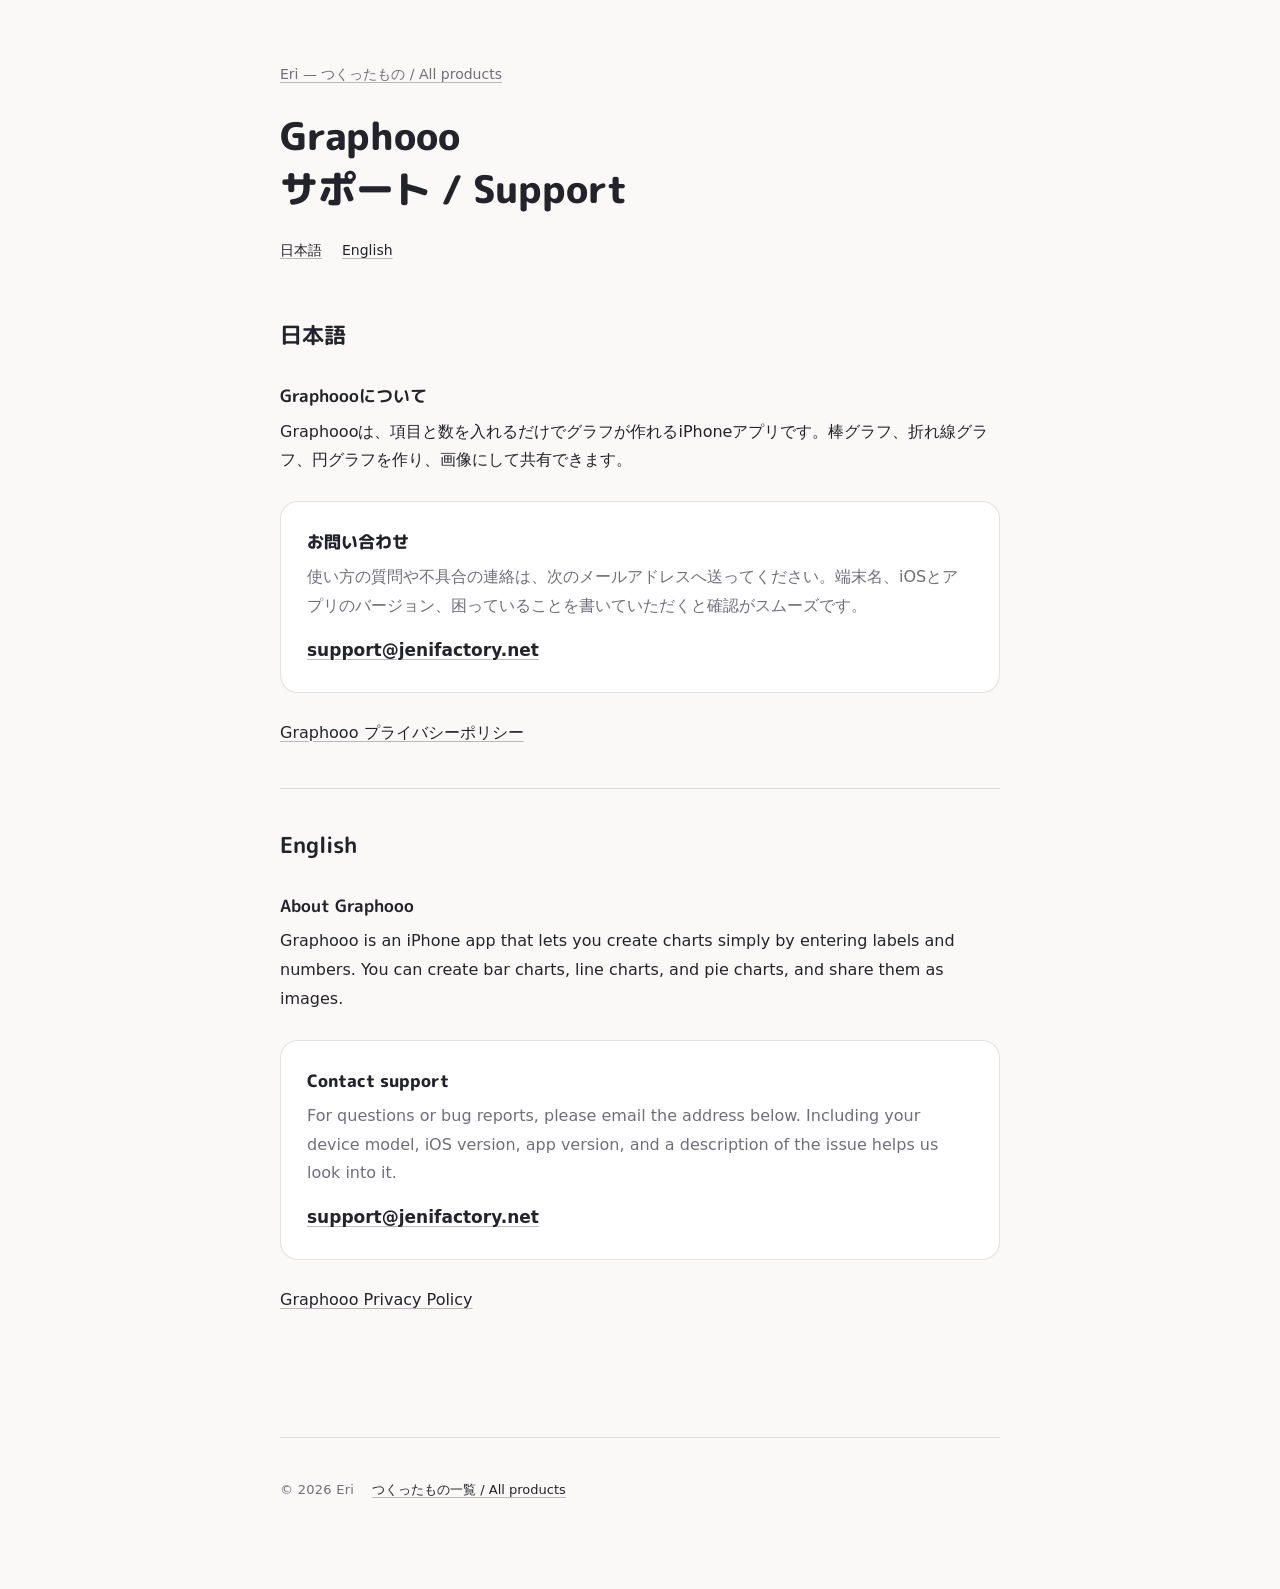
<file: graphooo/index.html>
<!doctype html>
<html lang="ja">
<head>
  <meta charset="utf-8">
  <meta name="viewport" content="width=device-width, initial-scale=1">
  <meta name="theme-color" content="#faf9f7">
  <title>Graphooo サポート / Support — Eri</title>
  <meta name="description" content="iPhoneアプリGraphoooの紹介とお問い合わせ先。Support and contact information for Graphooo for iPhone.">
  <link rel="canonical" href="https://eriaidesign.github.io/graphooo/">
  <link rel="preconnect" href="https://fonts.googleapis.com">
  <link rel="preconnect" href="https://fonts.gstatic.com" crossorigin>
  <link href="https://fonts.googleapis.com/css2?family=M+PLUS+Rounded+1c:wght@700;800&amp;display=swap" rel="stylesheet">
  <link rel="stylesheet" href="../styles.css?v=20261016-1">
</head>
<body class="subpage">
  <a class="skip-link" href="#main">本文へ移動 / Skip to content</a>

  <header class="wrap page-header">
    <a class="back-link" href="../">Eri — つくったもの / All products</a>
    <h1>Graphooo<br>サポート / <span lang="en">Support</span></h1>
    <nav class="language-nav" aria-label="言語 / Language">
      <a href="#ja" lang="ja">日本語</a>
      <a href="#en" lang="en">English</a>
    </nav>
  </header>

  <main class="wrap legal bilingual-content" id="main">
    <section class="language-section" id="ja" lang="ja" aria-labelledby="ja-title">
      <h2 class="language-title" id="ja-title">日本語</h2>
      <h3>Graphoooについて</h3>
      <p>Graphoooは、項目と数を入れるだけでグラフが作れるiPhoneアプリです。棒グラフ、折れ線グラフ、円グラフを作り、画像にして共有できます。</p>

      <div class="contact">
        <h3>お問い合わせ</h3>
        <p>使い方の質問や不具合の連絡は、次のメールアドレスへ送ってください。端末名、iOSとアプリのバージョン、困っていることを書いていただくと確認がスムーズです。</p>
        <a class="mail" href="mailto:support@jenifactory.net?subject=Graphooo%20%E3%82%B5%E3%83%9D%E3%83%BC%E3%83%88">support@jenifactory.net</a>
      </div>

      <p><a href="privacy/#ja">Graphooo プライバシーポリシー</a></p>
    </section>

    <section class="language-section" id="en" lang="en" aria-labelledby="en-title">
      <h2 class="language-title" id="en-title">English</h2>
      <h3>About Graphooo</h3>
      <p>Graphooo is an iPhone app that lets you create charts simply by entering labels and numbers. You can create bar charts, line charts, and pie charts, and share them as images.</p>

      <div class="contact">
        <h3>Contact support</h3>
        <p>For questions or bug reports, please email the address below. Including your device model, iOS version, app version, and a description of the issue helps us look into it.</p>
        <a class="mail" href="mailto:support@jenifactory.net?subject=Graphooo%20Support">support@jenifactory.net</a>
      </div>

      <p><a href="privacy/#en">Graphooo Privacy Policy</a></p>
    </section>
  </main>

  <footer class="wrap">
    <p class="sig">© 2026 Eri</p>
    <p><a href="../">つくったもの一覧 / All products</a></p>
  </footer>
</body>
</html>
</file>
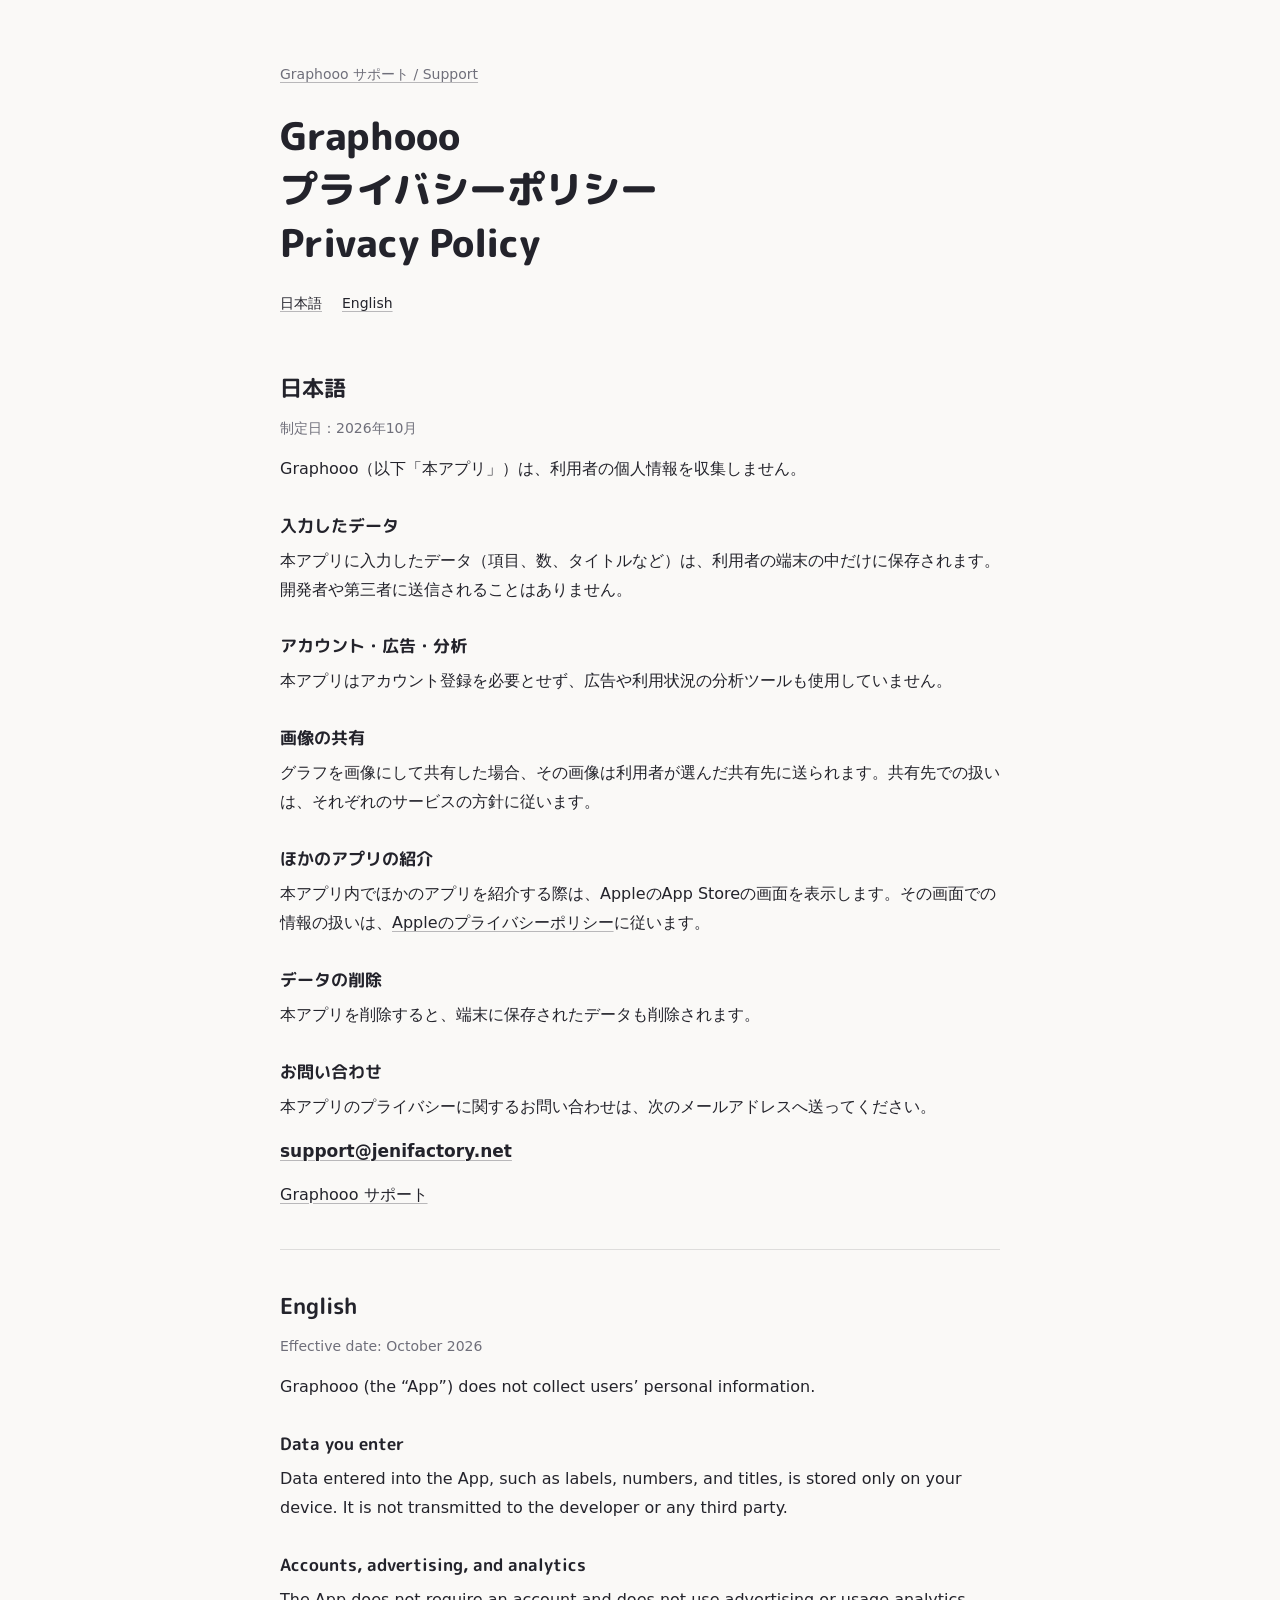
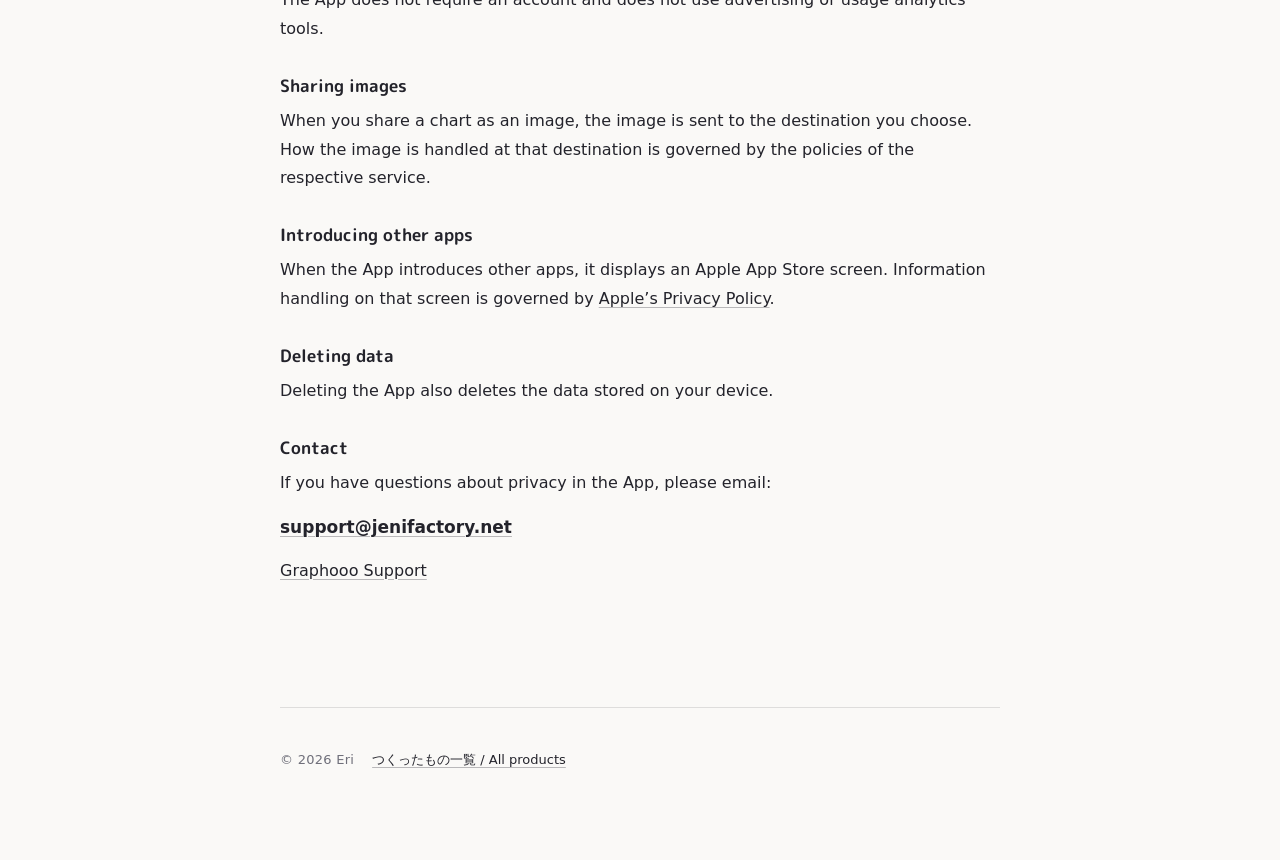
<file: graphooo/privacy/index.html>
<!doctype html>
<html lang="ja">
<head>
  <meta charset="utf-8">
  <meta name="viewport" content="width=device-width, initial-scale=1">
  <meta name="theme-color" content="#faf9f7">
  <title>Graphooo プライバシーポリシー / Privacy Policy — Eri</title>
  <meta name="description" content="Graphoooのプライバシーポリシー。Privacy Policy for Graphooo. 入力したデータは端末内だけに保存されます。Data you enter is stored only on your device.">
  <link rel="canonical" href="https://eriaidesign.github.io/graphooo/privacy/">
  <link rel="preconnect" href="https://fonts.googleapis.com">
  <link rel="preconnect" href="https://fonts.gstatic.com" crossorigin>
  <link href="https://fonts.googleapis.com/css2?family=M+PLUS+Rounded+1c:wght@700;800&amp;display=swap" rel="stylesheet">
  <link rel="stylesheet" href="../../styles.css?v=20261016-1">
</head>
<body class="subpage">
  <a class="skip-link" href="#main">本文へ移動 / Skip to content</a>

  <header class="wrap page-header">
    <a class="back-link" href="../">Graphooo サポート / Support</a>
    <h1>Graphooo<br>プライバシーポリシー<br><span lang="en">Privacy Policy</span></h1>
    <nav class="language-nav" aria-label="言語 / Language">
      <a href="#ja" lang="ja">日本語</a>
      <a href="#en" lang="en">English</a>
    </nav>
  </header>

  <main class="wrap legal bilingual-content" id="main">
    <section class="language-section" id="ja" lang="ja" aria-labelledby="ja-title">
      <h2 class="language-title" id="ja-title">日本語</h2>
      <p class="meta">制定日：2026年10月</p>
      <p>Graphooo（以下「本アプリ」）は、利用者の個人情報を収集しません。</p>

      <h3>入力したデータ</h3>
      <p>本アプリに入力したデータ（項目、数、タイトルなど）は、利用者の端末の中だけに保存されます。開発者や第三者に送信されることはありません。</p>

      <h3>アカウント・広告・分析</h3>
      <p>本アプリはアカウント登録を必要とせず、広告や利用状況の分析ツールも使用していません。</p>

      <h3>画像の共有</h3>
      <p>グラフを画像にして共有した場合、その画像は利用者が選んだ共有先に送られます。共有先での扱いは、それぞれのサービスの方針に従います。</p>

      <h3>ほかのアプリの紹介</h3>
      <p>本アプリ内でほかのアプリを紹介する際は、AppleのApp Storeの画面を表示します。その画面での情報の扱いは、<a href="https://www.apple.com/legal/privacy/jp/">Appleのプライバシーポリシー</a>に従います。</p>

      <h3>データの削除</h3>
      <p>本アプリを削除すると、端末に保存されたデータも削除されます。</p>

      <h3>お問い合わせ</h3>
      <p>本アプリのプライバシーに関するお問い合わせは、次のメールアドレスへ送ってください。</p>
      <p><a class="mail" href="mailto:support@jenifactory.net?subject=Graphooo%20%E3%83%97%E3%83%A9%E3%82%A4%E3%83%90%E3%82%B7%E3%83%BC%E3%81%AB%E3%81%A4%E3%81%84%E3%81%A6">support@jenifactory.net</a></p>
      <p><a href="../#ja">Graphooo サポート</a></p>
    </section>

    <section class="language-section" id="en" lang="en" aria-labelledby="en-title">
      <h2 class="language-title" id="en-title">English</h2>
      <p class="meta">Effective date: October 2026</p>
      <p>Graphooo (the “App”) does not collect users’ personal information.</p>

      <h3>Data you enter</h3>
      <p>Data entered into the App, such as labels, numbers, and titles, is stored only on your device. It is not transmitted to the developer or any third party.</p>

      <h3>Accounts, advertising, and analytics</h3>
      <p>The App does not require an account and does not use advertising or usage analytics tools.</p>

      <h3>Sharing images</h3>
      <p>When you share a chart as an image, the image is sent to the destination you choose. How the image is handled at that destination is governed by the policies of the respective service.</p>

      <h3>Introducing other apps</h3>
      <p>When the App introduces other apps, it displays an Apple App Store screen. Information handling on that screen is governed by <a href="https://www.apple.com/legal/privacy/en-ww/">Apple’s Privacy Policy</a>.</p>

      <h3>Deleting data</h3>
      <p>Deleting the App also deletes the data stored on your device.</p>

      <h3>Contact</h3>
      <p>If you have questions about privacy in the App, please email:</p>
      <p><a class="mail" href="mailto:support@jenifactory.net?subject=Graphooo%20Privacy">support@jenifactory.net</a></p>
      <p><a href="../#en">Graphooo Support</a></p>
    </section>
  </main>

  <footer class="wrap">
    <p class="sig">© 2026 Eri</p>
    <p><a href="../../">つくったもの一覧 / All products</a></p>
  </footer>
</body>
</html>
</file>
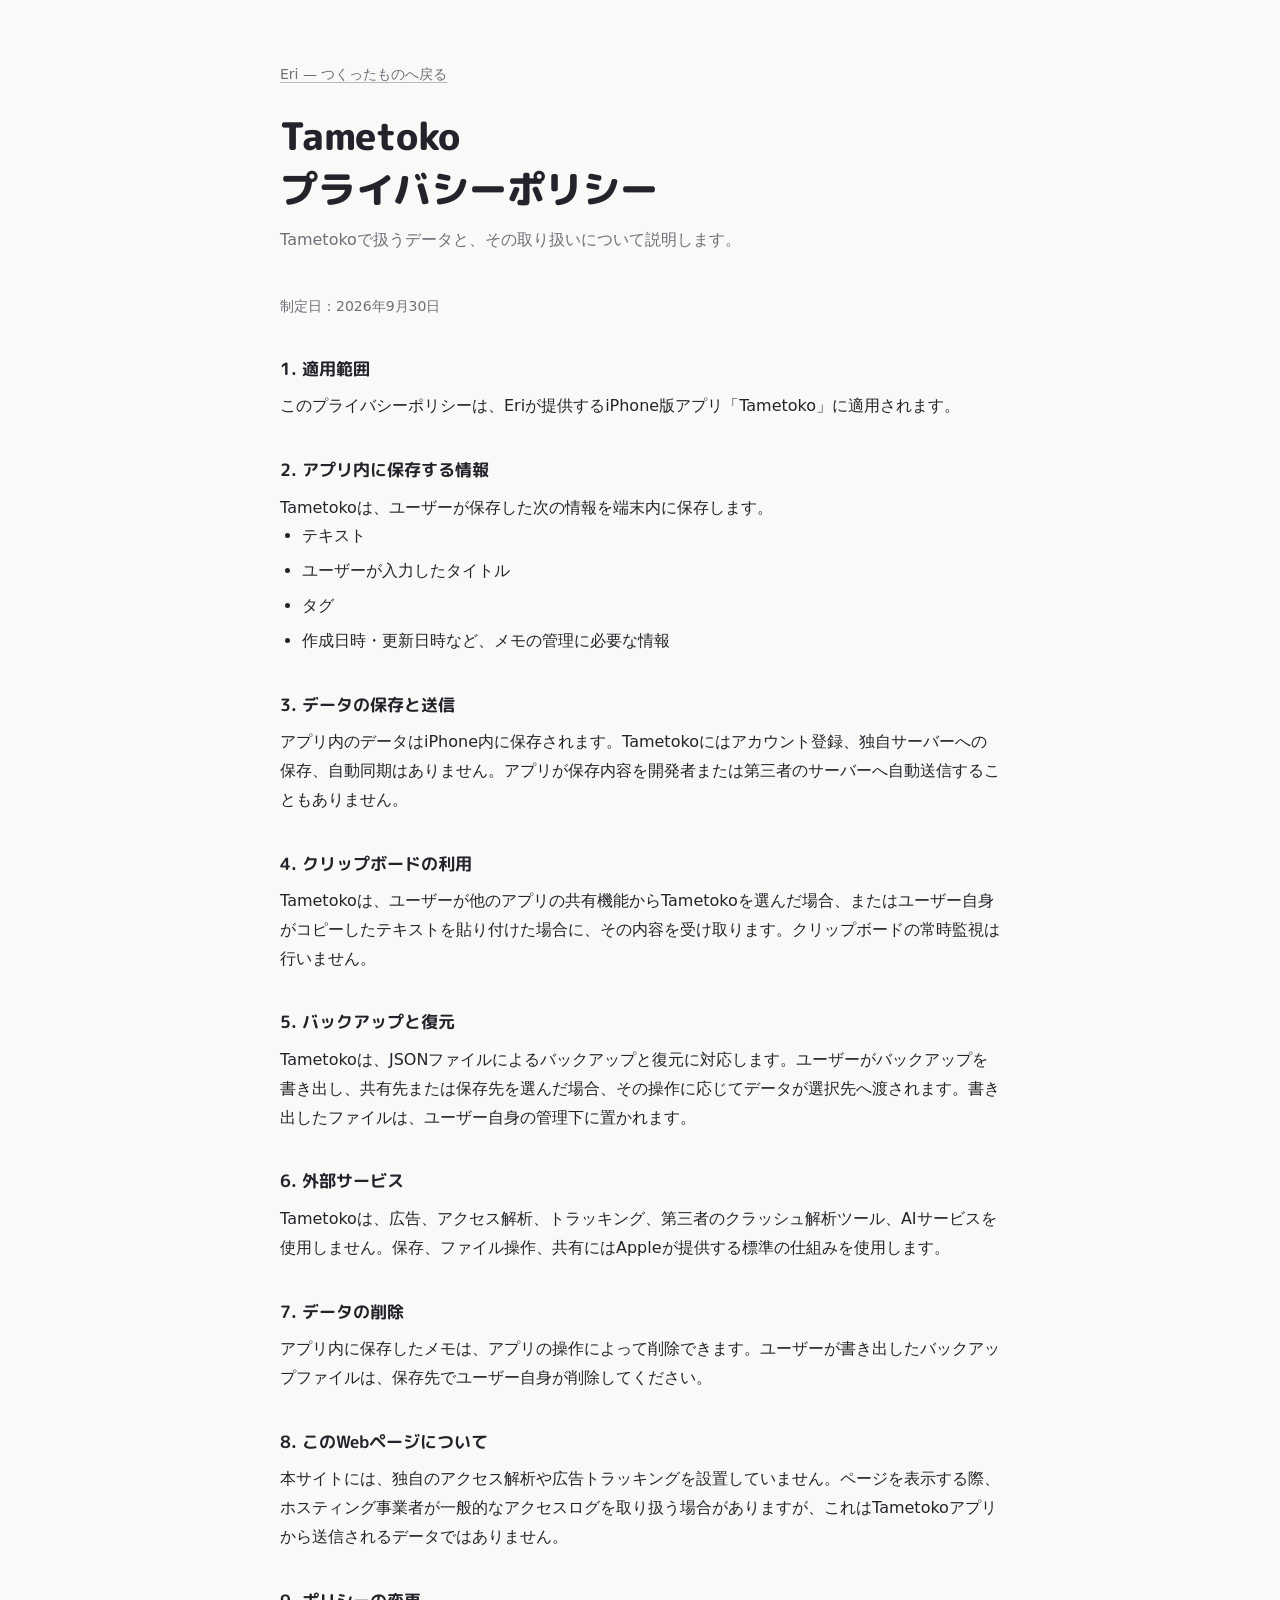
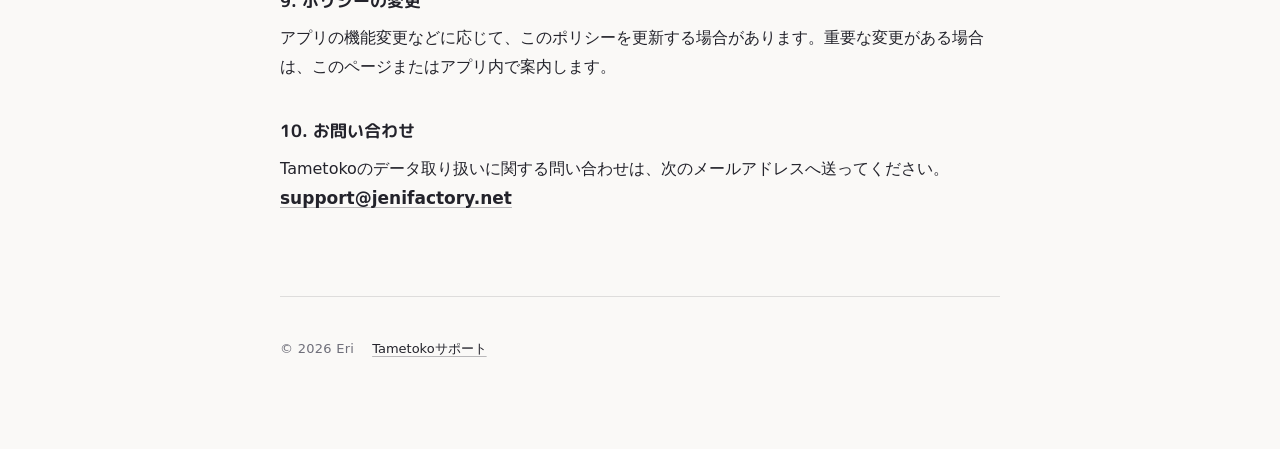
<file: privacy/tametoko.html>
<!doctype html>
<html lang="ja">
<head>
  <meta charset="utf-8">
  <meta name="viewport" content="width=device-width, initial-scale=1">
  <meta name="theme-color" content="#faf9f7">
  <title>Tametoko プライバシーポリシー — Eri</title>
  <meta name="description" content="Tametokoのプライバシーポリシー。保存する情報と、その取り扱いについて説明します。">
  <link rel="preconnect" href="https://fonts.googleapis.com">
  <link rel="preconnect" href="https://fonts.gstatic.com" crossorigin>
  <link href="https://fonts.googleapis.com/css2?family=M+PLUS+Rounded+1c:wght@700;800&amp;display=swap" rel="stylesheet">
  <link rel="stylesheet" href="../styles.css">
</head>
<body class="subpage">
  <a class="skip-link" href="#main">本文へ移動</a>

  <header class="wrap page-header">
    <a class="back-link" href="../index.html">Eri — つくったものへ戻る</a>
    <h1>Tametoko<br>プライバシーポリシー</h1>
    <p class="page-intro">Tametokoで扱うデータと、その取り扱いについて説明します。</p>
  </header>

  <main class="wrap legal" id="main">
    <p class="meta">制定日：2026年9月30日</p>

    <h2>1. 適用範囲</h2>
    <p>このプライバシーポリシーは、Eriが提供するiPhone版アプリ「Tametoko」に適用されます。</p>

    <h2>2. アプリ内に保存する情報</h2>
    <p>Tametokoは、ユーザーが保存した次の情報を端末内に保存します。</p>
    <ul>
      <li>テキスト</li>
      <li>ユーザーが入力したタイトル</li>
      <li>タグ</li>
      <li>作成日時・更新日時など、メモの管理に必要な情報</li>
    </ul>

    <h2>3. データの保存と送信</h2>
    <p>アプリ内のデータはiPhone内に保存されます。Tametokoにはアカウント登録、独自サーバーへの保存、自動同期はありません。アプリが保存内容を開発者または第三者のサーバーへ自動送信することもありません。</p>

    <h2>4. クリップボードの利用</h2>
    <p>Tametokoは、ユーザーが他のアプリの共有機能からTametokoを選んだ場合、またはユーザー自身がコピーしたテキストを貼り付けた場合に、その内容を受け取ります。クリップボードの常時監視は行いません。</p>

    <h2>5. バックアップと復元</h2>
    <p>Tametokoは、JSONファイルによるバックアップと復元に対応します。ユーザーがバックアップを書き出し、共有先または保存先を選んだ場合、その操作に応じてデータが選択先へ渡されます。書き出したファイルは、ユーザー自身の管理下に置かれます。</p>

    <h2>6. 外部サービス</h2>
    <p>Tametokoは、広告、アクセス解析、トラッキング、第三者のクラッシュ解析ツール、AIサービスを使用しません。保存、ファイル操作、共有にはAppleが提供する標準の仕組みを使用します。</p>

    <h2>7. データの削除</h2>
    <p>アプリ内に保存したメモは、アプリの操作によって削除できます。ユーザーが書き出したバックアップファイルは、保存先でユーザー自身が削除してください。</p>

    <h2>8. このWebページについて</h2>
    <p>本サイトには、独自のアクセス解析や広告トラッキングを設置していません。ページを表示する際、ホスティング事業者が一般的なアクセスログを取り扱う場合がありますが、これはTametokoアプリから送信されるデータではありません。</p>

    <h2>9. ポリシーの変更</h2>
    <p>アプリの機能変更などに応じて、このポリシーを更新する場合があります。重要な変更がある場合は、このページまたはアプリ内で案内します。</p>

    <h2>10. お問い合わせ</h2>
    <p>Tametokoのデータ取り扱いに関する問い合わせは、次のメールアドレスへ送ってください。</p>
    <p><a class="mail" href="mailto:support@jenifactory.net?subject=Tametoko%20%E3%83%97%E3%83%A9%E3%82%A4%E3%83%90%E3%82%B7%E3%83%BC%E3%81%AB%E3%81%A4%E3%81%84%E3%81%A6">support@jenifactory.net</a></p>
  </main>

  <footer class="wrap">
    <p class="sig">© 2026 Eri</p>
    <p><a href="../support/tametoko.html">Tametokoサポート</a></p>
  </footer>
</body>
</html>
</file>
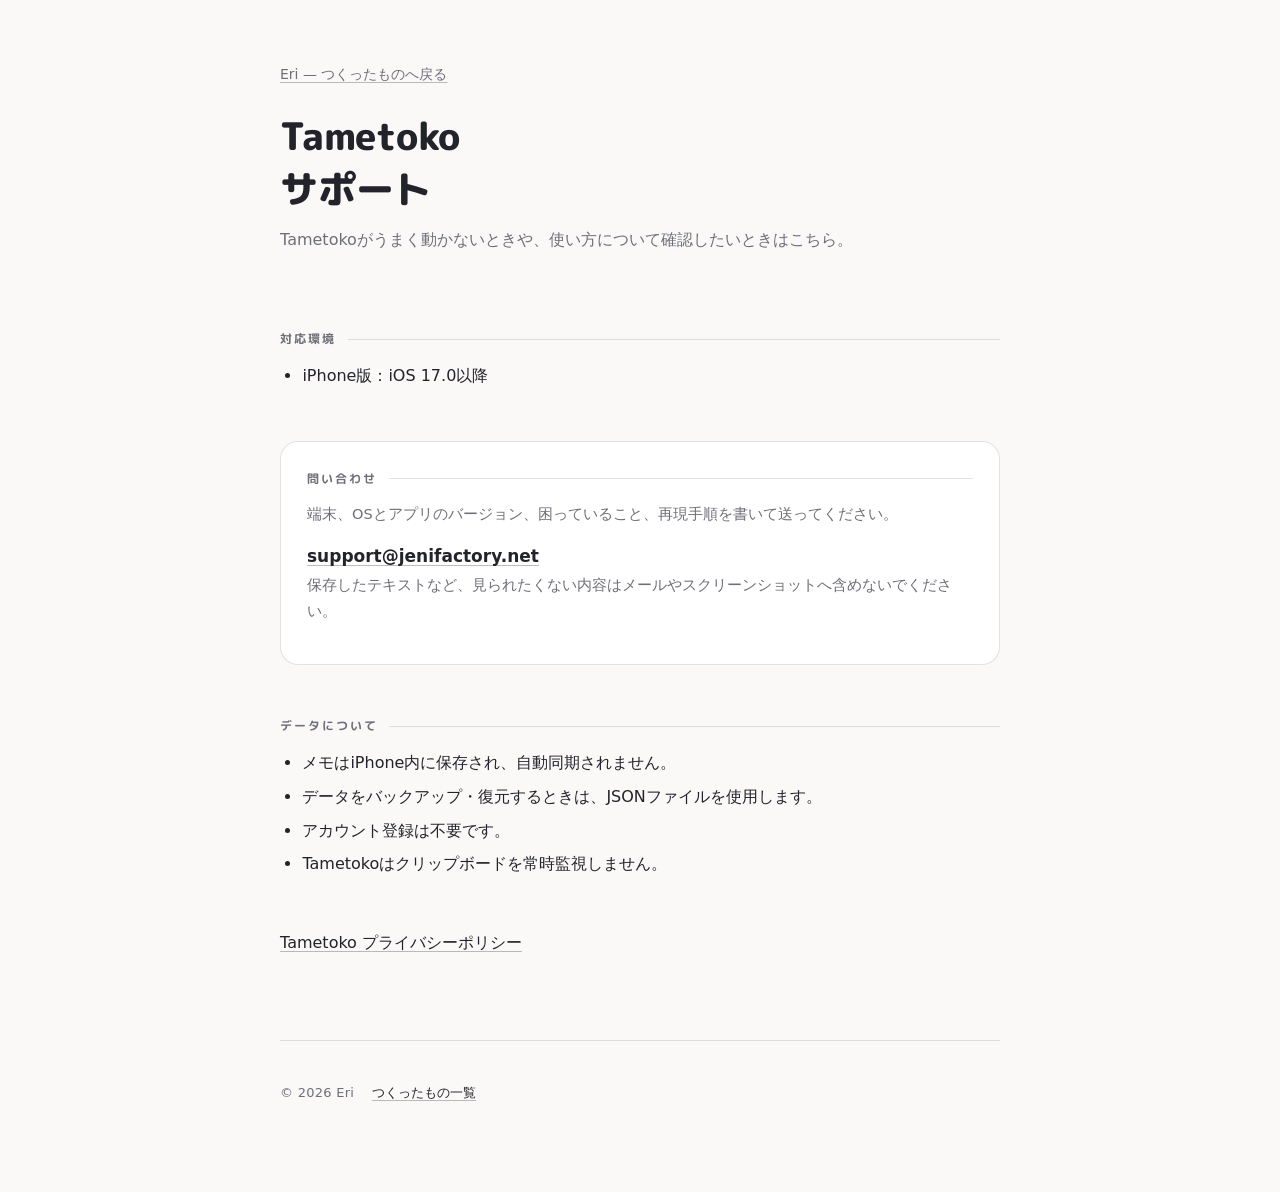
<file: support/tametoko.html>
<!doctype html>
<html lang="ja">
<head>
  <meta charset="utf-8">
  <meta name="viewport" content="width=device-width, initial-scale=1">
  <meta name="theme-color" content="#faf9f7">
  <title>Tametoko サポート — Eri</title>
  <meta name="description" content="Tametokoのサポートページ。対応環境、問い合わせ先、基本的な使い方を案内します。">
  <link rel="preconnect" href="https://fonts.googleapis.com">
  <link rel="preconnect" href="https://fonts.gstatic.com" crossorigin>
  <link href="https://fonts.googleapis.com/css2?family=M+PLUS+Rounded+1c:wght@700;800&amp;display=swap" rel="stylesheet">
  <link rel="stylesheet" href="../styles.css">
</head>
<body class="subpage">
  <a class="skip-link" href="#main">本文へ移動</a>

  <header class="wrap page-header">
    <a class="back-link" href="../index.html">Eri — つくったものへ戻る</a>
    <h1>Tametoko<br>サポート</h1>
    <p class="page-intro">Tametokoがうまく動かないときや、使い方について確認したいときはこちら。</p>
  </header>

  <main class="wrap support-details" id="main">
    <section aria-labelledby="environment-title">
      <h2 id="environment-title">対応環境</h2>
      <ul>
        <li>iPhone版：iOS 17.0以降</li>
      </ul>
    </section>

    <section class="contact" aria-labelledby="contact-title">
      <h2 id="contact-title">問い合わせ</h2>
      <p>端末、OSとアプリのバージョン、困っていること、再現手順を書いて送ってください。</p>
      <a class="mail" href="mailto:support@jenifactory.net?subject=Tametoko%20%E3%82%B5%E3%83%9D%E3%83%BC%E3%83%88&amp;body=%E7%AB%AF%E6%9C%AB%EF%BC%9A%0AOS%E3%83%90%E3%83%BC%E3%82%B8%E3%83%A7%E3%83%B3%EF%BC%9A%0A%E3%82%A2%E3%83%97%E3%83%AA%E3%83%90%E3%83%BC%E3%82%B8%E3%83%A7%E3%83%B3%EF%BC%9A%0A%0A%E5%9B%B0%E3%81%A3%E3%81%A6%E3%81%84%E3%82%8B%E3%81%93%E3%81%A8%EF%BC%9A">support@jenifactory.net</a>
      <p class="support-note">保存したテキストなど、見られたくない内容はメールやスクリーンショットへ含めないでください。</p>
    </section>

    <section aria-labelledby="data-title">
      <h2 id="data-title">データについて</h2>
      <ul>
        <li>メモはiPhone内に保存され、自動同期されません。</li>
        <li>データをバックアップ・復元するときは、JSONファイルを使用します。</li>
        <li>アカウント登録は不要です。</li>
        <li>Tametokoはクリップボードを常時監視しません。</li>
      </ul>
    </section>

    <p><a href="../privacy/tametoko.html">Tametoko プライバシーポリシー</a></p>
  </main>

  <footer class="wrap">
    <p class="sig">© 2026 Eri</p>
    <p><a href="../index.html">つくったもの一覧</a></p>
  </footer>
</body>
</html>
</file>
<file: styles.css>
:root {
  --paper: #faf9f7;
  --card: #ffffff;
  --ink: #23232b;
  --dim: #6f6f7a;
  --line: rgba(35, 35, 43, 0.13);
  --line-strong: rgba(35, 35, 43, 0.3);
  --strike: rgba(35, 35, 43, 0.42);
  --max-width: 720px;
  --display: "M PLUS Rounded 1c", ui-rounded, system-ui, sans-serif;
  --body: system-ui, -apple-system, "Hiragino Sans", "Noto Sans JP", "Yu Gothic", sans-serif;
}

*,
*::before,
*::after {
  box-sizing: border-box;
}

* {
  margin: 0;
  padding: 0;
}

html {
  scroll-behavior: smooth;
}

body {
  background: var(--paper);
  color: var(--ink);
  font-family: var(--body);
  line-height: 1.8;
  -webkit-font-smoothing: antialiased;
}

.wrap {
  width: min(100% - 44px, var(--max-width));
  margin-inline: auto;
}

a {
  color: var(--ink);
  text-decoration: underline;
  text-decoration-color: var(--line-strong);
  text-decoration-thickness: 1px;
  text-underline-offset: 3px;
}

a:hover {
  text-decoration-color: var(--ink);
}

:focus-visible {
  border-radius: 4px;
  outline: 2px solid var(--ink);
  outline-offset: 3px;
}

.skip-link {
  position: fixed;
  z-index: 10;
  top: 12px;
  left: 12px;
  padding: 7px 12px;
  border-radius: 8px;
  background: var(--ink);
  color: var(--paper);
  font-size: 13px;
  transform: translateY(-180%);
}

.skip-link:focus {
  transform: translateY(0);
}

.hero {
  padding-block: 84px 34px;
}

h1,
h2,
.name,
.contact h3 {
  font-family: var(--display);
}

h1 {
  margin-bottom: 16px;
  font-size: clamp(29px, 5.6vw, 42px);
  font-weight: 800;
  letter-spacing: -0.005em;
  line-height: 1.4;
}

h1 .u {
  position: relative;
  display: inline-block;
  white-space: nowrap;
}

h1 .u::after {
  position: absolute;
  top: 57%;
  left: -0.04em;
  width: calc(100% + 0.08em);
  height: 4px;
  border-radius: 3px;
  background: var(--strike);
  content: "";
  transform: scaleX(0);
  transform-origin: left center;
  transition: transform 0.62s cubic-bezier(0.2, 0.9, 0.3, 1) 0.5s;
}

body.ready h1 .u::after {
  transform: scaleX(1);
}

.lede {
  max-width: 33em;
  color: var(--dim);
  font-size: 15px;
}

section {
  padding-block: 34px;
}

h2 {
  display: flex;
  align-items: center;
  gap: 12px;
  margin-bottom: 10px;
  color: var(--dim);
  font-size: 12px;
  font-weight: 700;
  letter-spacing: 0.16em;
}

h2::after {
  flex: 1;
  height: 1px;
  background: var(--line);
  content: "";
}

.product {
  display: grid;
  grid-template-columns: 52px 1fr;
  column-gap: 16px;
  padding-block: 26px;
  border-top: 1px solid var(--line);
}

.product-section .product:last-child {
  border-bottom: 1px solid var(--line);
}

.icon {
  position: relative;
  display: flex;
  align-items: center;
  justify-content: center;
  width: 52px;
  height: 52px;
  margin-top: 22px;
  overflow: hidden;
  border: 1px solid var(--line);
  border-radius: 14px;
  background: var(--card);
  color: var(--line-strong);
  font-family: var(--display);
  font-size: 19px;
  font-weight: 800;
}

.icon img {
  position: absolute;
  inset: 0;
  width: 100%;
  height: 100%;
  object-fit: cover;
}

.symptom {
  position: relative;
  display: inline-block;
  margin-bottom: 8px;
  color: var(--dim);
  font-size: 14px;
}

.symptom::after {
  position: absolute;
  top: 53%;
  left: 0;
  width: 100%;
  height: 2px;
  border-radius: 2px;
  background: var(--strike);
  content: "";
  transform: scaleX(0);
  transform-origin: left center;
  transition: transform 0.5s cubic-bezier(0.2, 0.9, 0.3, 1);
}

.product.seen .symptom::after {
  transform: scaleX(1);
}

.upcoming .product.seen .symptom::after {
  transform: scaleX(0.4);
}

.upcoming .symptom::after {
  opacity: 0.55;
}

.upcoming .product.full-strike.seen .symptom::after {
  transform: scaleX(1);
}

.upcoming .product.full-strike .symptom::after {
  opacity: 1;
}

.name {
  display: flex;
  flex-wrap: wrap;
  align-items: center;
  gap: 10px;
  margin-bottom: 4px;
  font-size: 24px;
  font-weight: 800;
  letter-spacing: -0.005em;
  line-height: 1.4;
}

.tag {
  padding: 2px 9px;
  border: 1px solid var(--line);
  border-radius: 999px;
  color: var(--dim);
  font-family: var(--body);
  font-size: 11px;
  font-weight: 600;
  letter-spacing: 0.06em;
  line-height: 1.6;
}

.desc {
  max-width: 36em;
  margin-bottom: 14px;
  color: var(--ink);
  font-size: 14.5px;
}

.links,
.side {
  display: flex;
  flex-wrap: wrap;
  align-items: center;
  gap: 8px;
}

.side {
  gap: 9px;
  padding-top: 8px;
}

.btn {
  display: inline-block;
  padding: 8px 15px;
  border: 1px solid var(--line-strong);
  border-radius: 11px;
  background: transparent;
  color: var(--ink);
  font-size: 13.5px;
  font-weight: 600;
  line-height: 1.6;
  text-decoration: none;
}

a.btn:hover {
  background: rgba(35, 35, 43, 0.05);
  text-decoration: none;
}

.btn.primary {
  border-color: var(--ink);
  background: var(--ink);
  color: var(--paper);
}

a.btn.primary:hover {
  background: #000000;
}

.btn.quiet {
  padding-inline: 6px;
  border-color: transparent;
  color: var(--dim);
}

a.btn.quiet:hover {
  background: transparent;
  color: var(--ink);
  text-decoration: underline;
}

.todo-link {
  cursor: default;
  opacity: 0.52;
  user-select: none;
}

.side .btn {
  border-radius: 999px;
}

.contact {
  margin-top: 8px;
  padding: 26px;
  border: 1px solid var(--line);
  border-radius: 18px;
  background: var(--card);
}

.contact h3 {
  margin-bottom: 6px;
  font-size: 17px;
  font-weight: 800;
}

.contact p {
  margin-bottom: 14px;
  color: var(--dim);
  font-size: 14.5px;
}

.mail {
  font-size: 17px;
  font-weight: 700;
  overflow-wrap: anywhere;
}

footer {
  display: flex;
  flex-wrap: wrap;
  align-items: baseline;
  gap: 6px 18px;
  margin-top: 34px;
  padding-block: 40px 88px;
  border-top: 1px solid var(--line);
  color: var(--dim);
  font-size: 13px;
}

footer .sig {
  letter-spacing: 0.02em;
}

/* ---------- privacy / support pages ---------- */
.subpage .page-header {
  padding-block: 60px 28px;
}

.subpage .back-link {
  display: inline-block;
  margin-bottom: 22px;
  color: var(--dim);
  font-size: 14px;
}

.subpage .page-header h1 {
  margin-bottom: 10px;
  font-size: clamp(28px, 5vw, 38px);
}

.subpage .page-intro {
  max-width: 42em;
  color: var(--dim);
  font-size: 16px;
}

.legal {
  padding-block: 12px 48px;
}

.legal h2 {
  display: block;
  margin: 34px 0 8px;
  color: var(--ink);
  font-size: 17px;
  letter-spacing: 0;
}

.legal h2::after {
  display: none;
}

.legal p,
.legal li {
  font-size: 16px;
}

.legal ul {
  padding-left: 1.4em;
}

.legal li + li {
  margin-top: 6px;
}

.legal .meta {
  color: var(--dim);
  font-size: 14px;
}

.support-details {
  display: grid;
  gap: 16px;
  padding-block: 12px 48px;
}

.support-details .contact {
  margin-top: 0;
}

.support-details h2 {
  margin-bottom: 12px;
}

.support-details ul {
  padding-left: 1.4em;
  font-size: 16px;
}

.support-details li + li {
  margin-top: 5px;
}

.support-note {
  color: var(--dim);
  font-size: 14px;
}

.language-nav {
  display: flex;
  flex-wrap: wrap;
  gap: 8px 20px;
  margin-top: 22px;
  font-size: 14px;
}

.bilingual-content > .language-section {
  padding-block: 12px 40px;
  scroll-margin-top: 24px;
}

.bilingual-content > .language-section + .language-section {
  padding-top: 36px;
  border-top: 1px solid var(--line);
}

.bilingual-content .language-title {
  margin-top: 0;
  font-size: 22px;
}

.language-section h3 {
  margin: 28px 0 8px;
  font-family: var(--display);
  font-size: 17px;
  line-height: 1.6;
}

.language-section p + p {
  margin-top: 14px;
}

.language-section .contact {
  margin-block: 26px;
}

.language-section .contact h3 {
  margin-top: 0;
}

.language-section .contact p:last-child {
  margin-bottom: 0;
}

@media (max-width: 520px) {
  .wrap {
    width: min(100% - 36px, var(--max-width));
  }

  .hero {
    padding-top: 64px;
  }

  h1 .u {
    white-space: normal;
  }

  .product {
    grid-template-columns: 40px 1fr;
    column-gap: 13px;
  }

  .icon {
    width: 40px;
    height: 40px;
    margin-top: 20px;
    border-radius: 11px;
    font-size: 15px;
  }

  .contact {
    padding: 22px;
  }

  .subpage .page-header {
    padding-top: 42px;
  }
}

@media (prefers-reduced-motion: reduce) {
  html {
    scroll-behavior: auto;
  }

  .symptom::after,
  h1 .u::after {
    transition: none;
  }
}
</file>
